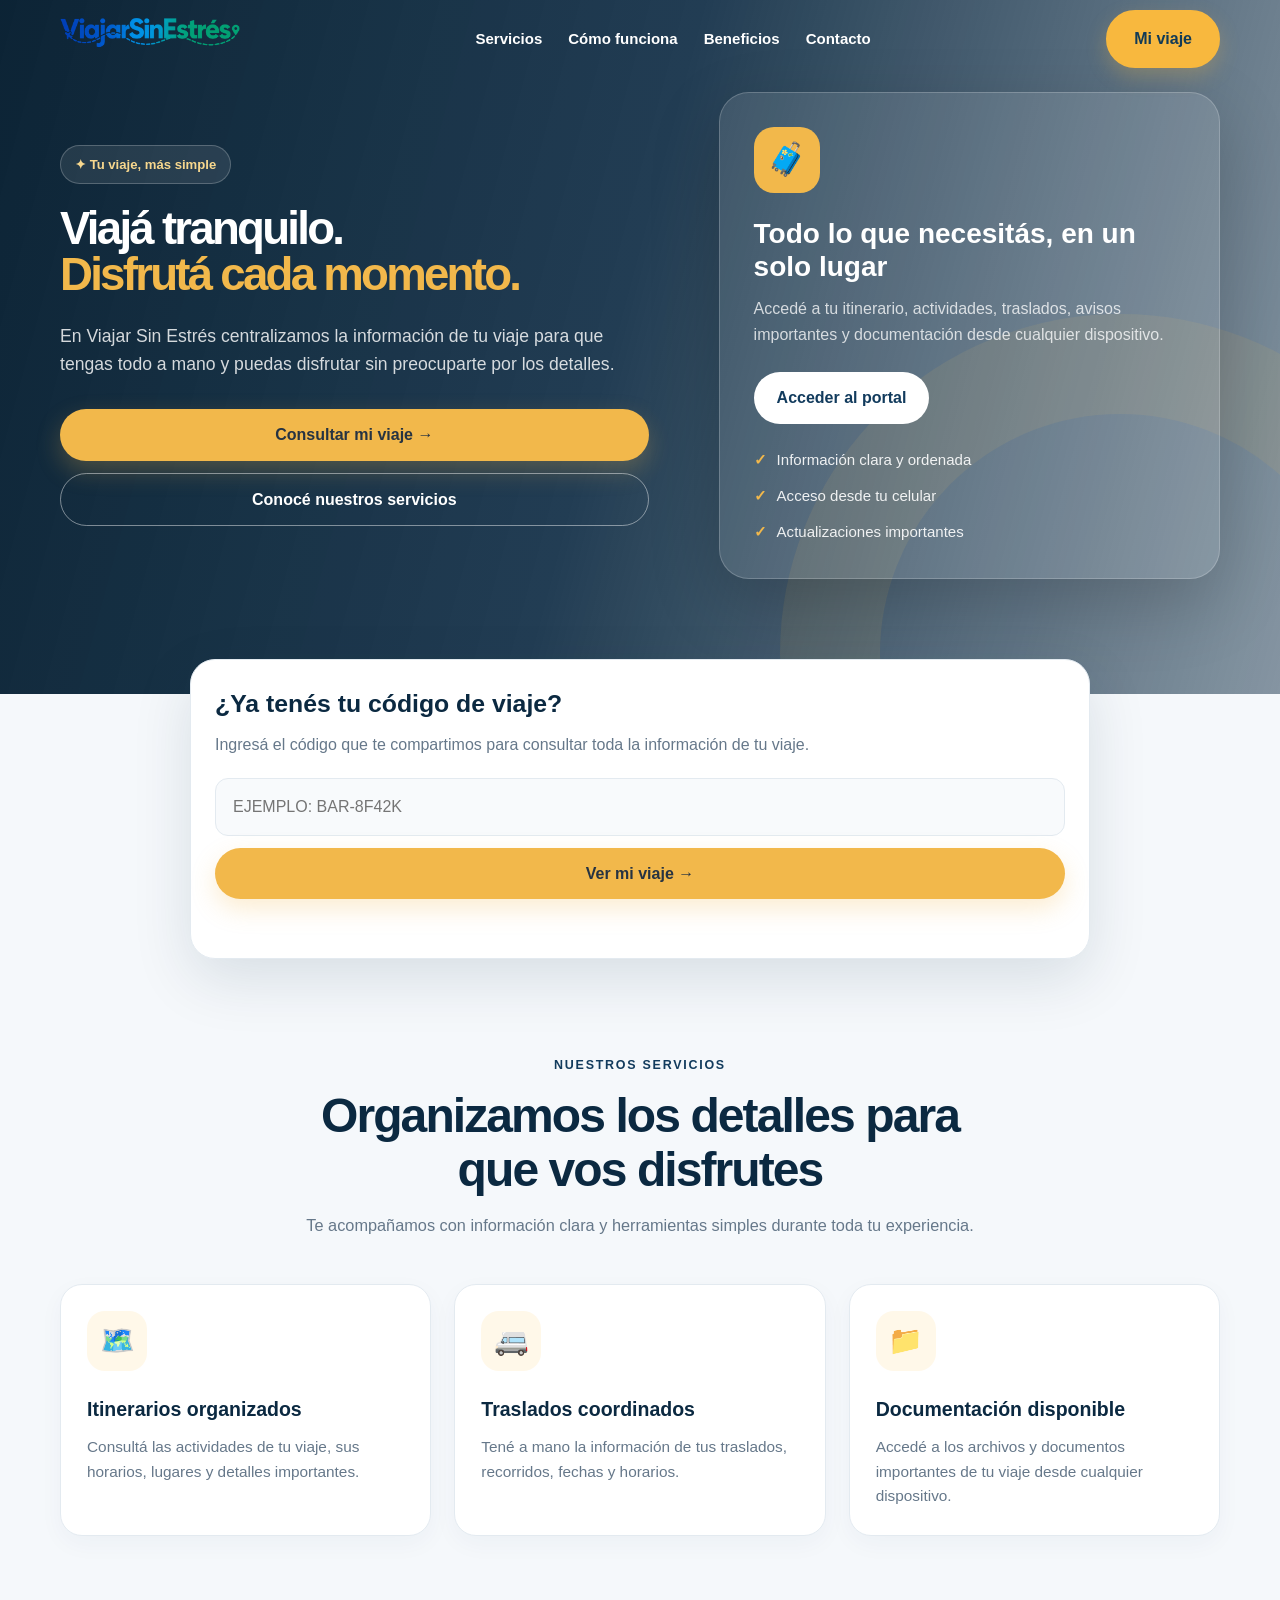
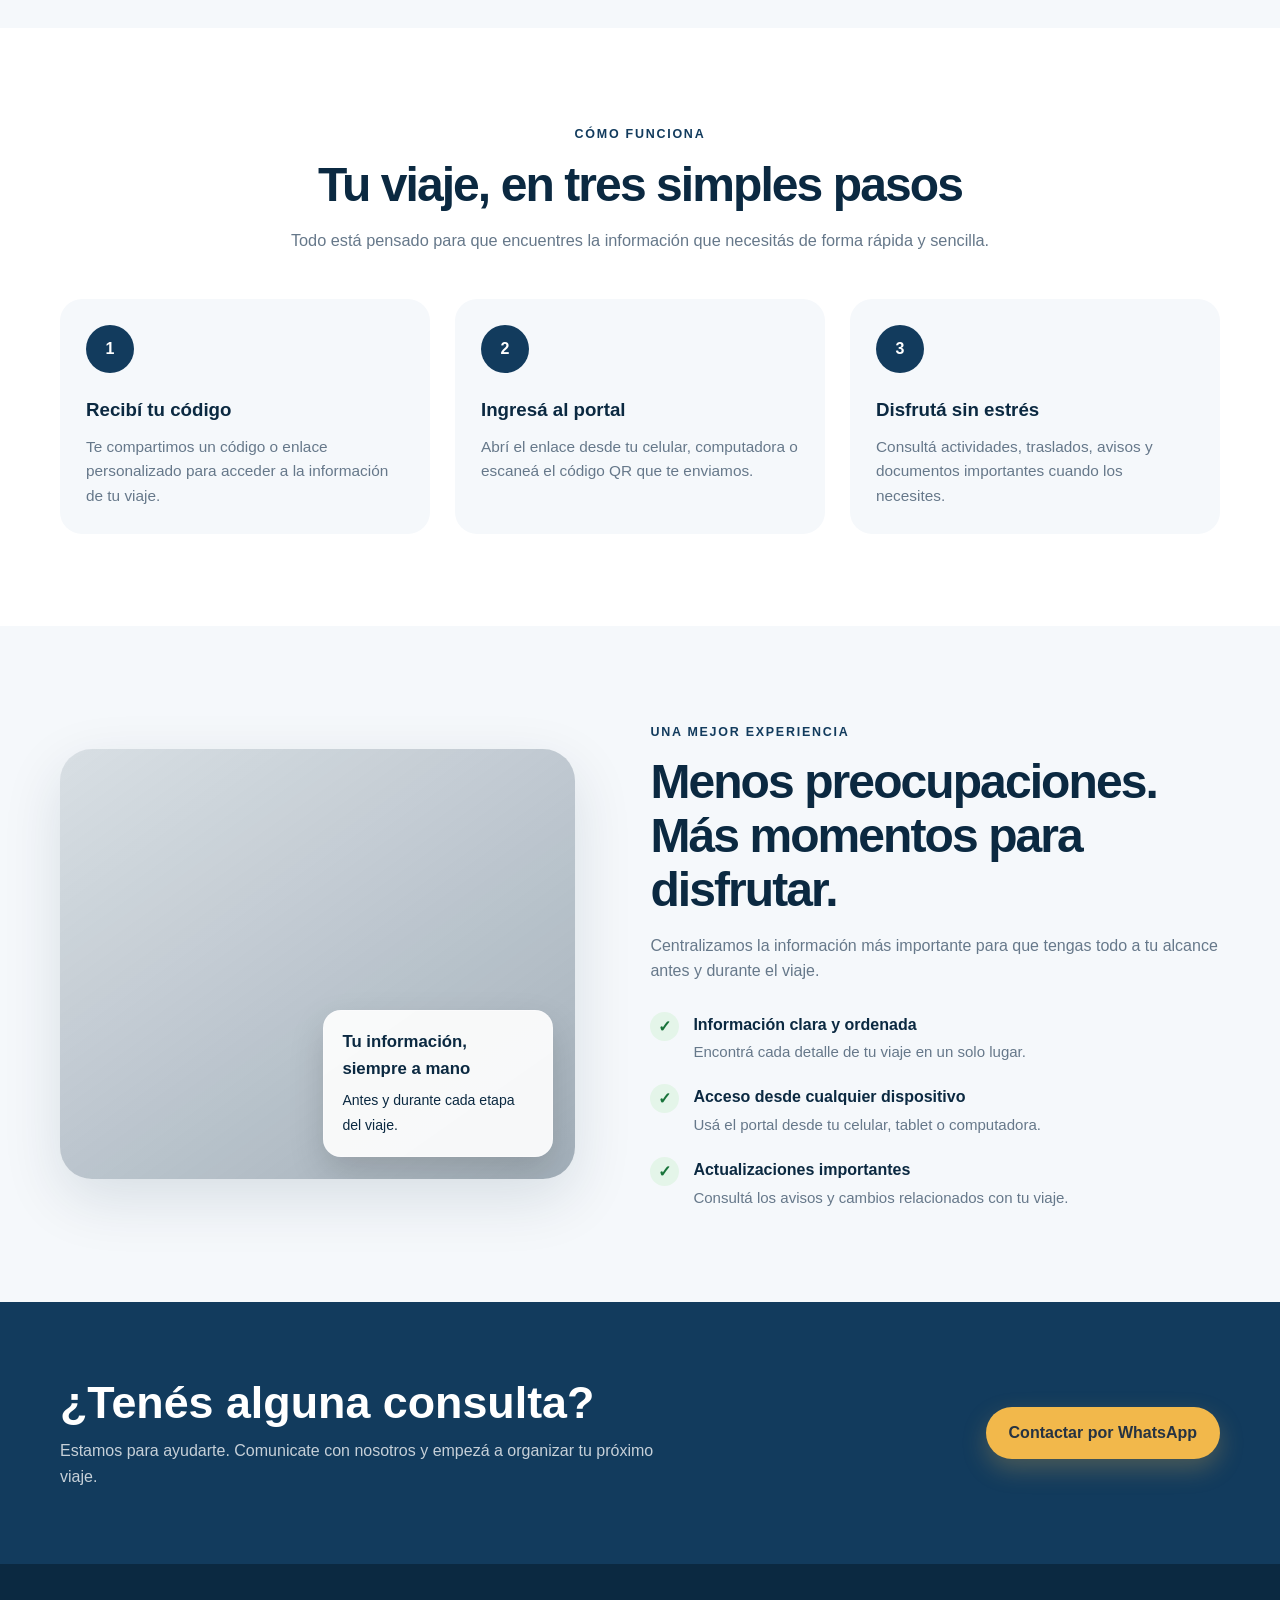
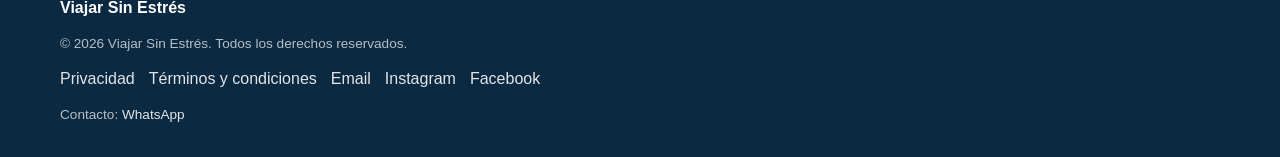
<file: index.html>
<!DOCTYPE html>
<html lang="es">

<head>
  <meta charset="UTF-8">
  <meta name="viewport" content="width=device-width, initial-scale=1.0">
  <title>Viajar Sin Estrés | Organizá tu próximo viaje</title>
  <meta name="description" content="Consultá tu itinerario, actividades, traslados, avisos y documentación desde un solo lugar con Viajar Sin Estrés.">
  <link rel="stylesheet" href="shared/css/global.css">
  <link rel="icon" href="assets/favicon-viaja-sin-estres.svg" type="image/svg+xml">
<style>
  /* Ocultar los bordes defectuosos del logo */
  .navbar .brand img,
  .navbar .logo img,
  .navbar img {
   
    background: transparent !important;
    mix-blend-mode: normal !important;
    filter: none !important;
  }
</style>
<style>
  html {
    scroll-behavior: smooth;
  }

  section {
    scroll-margin-top: 100px;
  }

  a,
  button,
  .button,
  .service-card,
  .step-card,
  .benefit-card {
    transition:
      transform 0.3s ease,
      background-color 0.3s ease,
      color 0.3s ease,
      box-shadow 0.3s ease;
  }

  .button:hover,
  button:hover {
    transform: translateY(-3px);
  }

  .service-card:hover,
  .step-card:hover,
  .benefit-card:hover {
    transform: translateY(-6px);
    box-shadow: 0 18px 35px rgba(10, 45, 75, 0.12);
  }

  .hero-content,
  .hero-card,
  .service-card,
  .step-card,
  .benefit-card {
    animation: aparecerSuave 0.8s ease both;
  }

  @keyframes aparecerSuave {
    from {
      opacity: 0;
      transform: translateY(20px);
    }

    to {
      opacity: 1;
      transform: translateY(0);
    }
  }

  @media (prefers-reduced-motion: reduce) {
    html {
      scroll-behavior: auto;
    }

    *,
    *::before,
    *::after {
      animation: none !important;
      transition: none !important;
    }
  }
</style>

  <style>
    :root {
      --navy: #0b2941;
      --blue: #123b5d;
      --gold: #f2b84b;
      --cream: #fff8e9;
      --surface: #ffffff;
      --background: #f5f8fb;
      --text: #183247;
      --muted: #66788a;
      --border: #e3eaf0;
      --shadow: 0 20px 60px rgba(11, 41, 65, .12);
    }

    * { box-sizing: border-box; margin: 0; padding: 0; }

    html { scroll-behavior: smooth; }

    .skip-link {
      position: absolute;
      top: -60px;
      left: 16px;
      z-index: 200;
      padding: 10px 15px;
      border-radius: 10px;
      background: var(--gold);
      color: var(--navy);
      font-weight: 800;
    }

    .skip-link:focus { top: 12px; }

    body {
      font-family: Arial, Helvetica, sans-serif;
      background: var(--background);
      color: var(--text);
      line-height: 1.6;
    }

    a { color: inherit; text-decoration: none; }
    button, input { font: inherit; }

    .container {
      width: min(1160px, 92%);
      margin: 0 auto;
    }

    .section { padding: 92px 0; }

    .section-heading {
      max-width: 720px;
      margin: 0 auto 46px;
      text-align: center;
    }

    .eyebrow {
      display: inline-block;
      margin-bottom: 13px;
      color: var(--blue);
      font-size: .78rem;
      font-weight: 800;
      letter-spacing: .14em;
      text-transform: uppercase;
    }

    .section-heading h2 {
      margin-bottom: 15px;
      color: var(--navy);
      font-size: clamp(2rem, 4vw, 3rem);
      line-height: 1.12;
      letter-spacing: -.04em;
    }

    .section-heading p {
      color: var(--muted);
      font-size: 1.02rem;
    }

    .button {
      display: inline-flex;
      align-items: center;
      justify-content: center;
      gap: 9px;
      min-height: 50px;
      padding: 13px 23px;
      border: 0;
      border-radius: 999px;
      font-weight: 800;
      cursor: pointer;
      transition: transform .2s ease, background .2s ease, box-shadow .2s ease;
    }

    .button:hover {
      transform: translateY(-2px);
    }

    .button-primary {
      background: var(--gold);
      color: #263342;
      box-shadow: 0 10px 25px rgba(242, 184, 75, .25);
    }

    .button-primary:hover { background: #f6c96b; }

    .button-light {
      background: #fff;
      color: var(--blue);
    }

    .button-outline {
      border: 1px solid rgba(255,255,255,.45);
      background: transparent;
      color: #fff;
    }

    .button-outline:hover { background: rgba(255,255,255,.1); }

    /* Navegación */
    .navbar {
      position: absolute;
      top: 0;
      left: 0;
      width: 100%;
      z-index: 100;
      border-bottom: none;
      background: transparent;
      backdrop-filter: none;
    }

    .navbar-content {
      display: flex;
      align-items: center;
      justify-content: space-between;
      gap: 20px;
      min-height: 78px;
    }

    .brand-logo {
      display: block;
      width: 190px;
      height: auto;
      object-fit: contain;
    }

    .nav-links {
      display: flex;
      align-items: center;
      gap: 26px;
      color: var(--muted);
      font-size: .94rem;
      font-weight: 700;
    }

    .nav-links a { transition: color .2s ease; }
    .nav-links a:hover { color: var(--blue); }

    .nav-actions {
      display: flex;
      align-items: center;
      gap: 10px;
    }

    .menu-toggle {
      display: none;
      width: 44px;
      height: 44px;
      padding: 9px;
      border: 1px solid var(--border);
      border-radius: 12px;
      background: #fff;
      cursor: pointer;
    }

    .menu-toggle span {
      display: block;
      width: 100%;
      height: 2px;
      margin: 5px 0;
      border-radius: 3px;
      background: var(--navy);
    }

    /* Hero */
    .hero {
      position: relative;
      overflow: hidden;
      color: #fff;
      background:
        linear-gradient(105deg, rgba(7,31,49,.98) 0%, rgba(11,41,65,.9) 48%, rgba(11,41,65,.48) 100%),
        url("https://images.unsplash.com/photo-1500534623283-312aade485b7?auto=format&fit=crop&w=1800&q=85")
        center/cover no-repeat;
    }

    .hero::before {
      position: absolute;
      right: -180px;
      bottom: -300px;
      width: 680px;
      height: 680px;
      border: 100px solid rgba(242,184,75,.09);
      border-radius: 50%;
      content: "";
    }

    .hero-content {
      position: relative;
      z-index: 1;
      display: grid;
      grid-template-columns: 1.08fr .92fr;
      align-items: center;
      gap: 70px;
      min-height: 650px;
      padding: 92px 0 115px;
    }

    .hero-badge {
      display: inline-flex;
      align-items: center;
      gap: 8px;
      margin-bottom: 22px;
      padding: 8px 14px;
      border: 1px solid rgba(255,255,255,.22);
      border-radius: 999px;
      background: rgba(255,255,255,.09);
      color: #f8d88e;
      font-size: .82rem;
      font-weight: 800;
    }

    .hero h1 {
      max-width: 700px;
      margin-bottom: 23px;
      font-size: clamp(2.65rem, 5.5vw, 5rem);
      line-height: 1.02;
      letter-spacing: -.06em;
    }

    .hero h1 span { color: var(--gold); }

    .hero-description {
      max-width: 590px;
      margin-bottom: 31px;
      color: rgba(255,255,255,.82);
      font-size: 1.1rem;
    }

    .hero-actions {
      display: flex;
      flex-wrap: wrap;
      gap: 12px;
    }

    .hero-panel {
      padding: 34px;
      border: 1px solid rgba(255,255,255,.2);
      border-radius: 30px;
      background: rgba(255,255,255,.11);
      box-shadow: 0 25px 70px rgba(0,0,0,.18);
      backdrop-filter: blur(15px);
    }

    .panel-icon {
      display: grid;
      width: 66px;
      height: 66px;
      margin-bottom: 24px;
      place-items: center;
      border-radius: 20px;
      background: var(--gold);
      color: var(--navy);
      font-size: 2rem;
    }

    .hero-panel h2 {
      margin-bottom: 13px;
      font-size: 1.75rem;
      line-height: 1.18;
    }

    .hero-panel p {
      margin-bottom: 25px;
      color: rgba(255,255,255,.77);
    }

    .mini-features {
      display: grid;
      gap: 12px;
      margin-top: 24px;
    }

    .mini-feature {
      display: flex;
      align-items: center;
      gap: 10px;
      color: rgba(255,255,255,.9);
      font-size: .94rem;
    }

    .mini-feature span {
      color: var(--gold);
      font-weight: 900;
    }

    /* Acceso */
    .access-box {
      position: relative;
      z-index: 2;
      max-width: 900px;
      margin: -48px auto 0;
      padding: 32px;
      border: 1px solid var(--border);
      border-radius: 25px;
      background: var(--surface);
      box-shadow: var(--shadow);
    }

    .access-box h2 {
      margin-bottom: 8px;
      color: var(--navy);
      font-size: 1.55rem;
    }

    .access-box p {
      margin-bottom: 21px;
      color: var(--muted);
    }

    .access-form {
      display: flex;
      gap: 12px;
    }

    .access-form input {
      min-width: 0;
      flex: 1;
      padding: 15px 17px;
      border: 1px solid var(--border);
      border-radius: 13px;
      outline: none;
      background: #f8fafc;
      color: var(--text);
      text-transform: uppercase;
    }

    .access-form input:focus {
      border-color: var(--blue);
      box-shadow: 0 0 0 3px rgba(18,59,93,.1);
    }

    .access-message {
      min-height: 23px;
      margin-top: 12px;
      color: #b42318;
      font-size: .9rem;
    }

    /* Servicios */
    .services-grid {
      display: grid;
      grid-template-columns: repeat(3, 1fr);
      gap: 23px;
    }

    .service-card {
      padding: 31px;
      border: 1px solid var(--border);
      border-radius: 22px;
      background: #fff;
      box-shadow: 0 8px 25px rgba(18,59,93,.04);
      transition: transform .25s ease, box-shadow .25s ease;
    }

    .service-card:hover {
      transform: translateY(-6px);
      box-shadow: var(--shadow);
    }

    .service-icon {
      display: grid;
      width: 60px;
      height: 60px;
      margin-bottom: 23px;
      place-items: center;
      border-radius: 18px;
      background: var(--cream);
      font-size: 1.75rem;
    }

    .service-card h3 {
      margin-bottom: 10px;
      color: var(--navy);
      font-size: 1.22rem;
    }

    .service-card p {
      color: var(--muted);
      font-size: .96rem;
    }

    /* Pasos */
    .steps-section { background: #fff; }

    .steps-grid {
      display: grid;
      grid-template-columns: repeat(3, 1fr);
      gap: 25px;
    }

    .step {
      padding: 31px;
      border-radius: 22px;
      background: var(--background);
    }

    .step-number {
      display: grid;
      width: 48px;
      height: 48px;
      margin-bottom: 22px;
      place-items: center;
      border-radius: 50%;
      background: var(--blue);
      color: #fff;
      font-weight: 900;
    }

    .step h3 {
      margin-bottom: 10px;
      color: var(--navy);
    }

    .step p {
      color: var(--muted);
      font-size: .96rem;
    }

    /* Beneficios */
    .benefits-content {
      display: grid;
      grid-template-columns: .95fr 1.05fr;
      align-items: center;
      gap: 75px;
    }

    .benefits-visual {
      position: relative;
      min-height: 430px;
      overflow: hidden;
      border-radius: 32px;
      background:
        linear-gradient(145deg, rgba(11,41,65,.12), rgba(11,41,65,.35)),
        url("https://images.unsplash.com/photo-1464822759023-fed622ff2c3b?auto=format&fit=crop&w=1100&q=85")
        center/cover no-repeat;
      box-shadow: var(--shadow);
    }

    .visual-badge {
      position: absolute;
      right: 22px;
      bottom: 22px;
      max-width: 230px;
      padding: 18px;
      border: 1px solid rgba(255,255,255,.35);
      border-radius: 18px;
      background: rgba(255,255,255,.9);
      color: var(--navy);
      box-shadow: 0 15px 35px rgba(0,0,0,.15);
    }

    .visual-badge strong {
      display: block;
      margin-bottom: 4px;
      font-size: 1.05rem;
    }

    .visual-badge span { font-size: .88rem; }

    .benefits-copy .eyebrow { margin-bottom: 12px; }

    .benefits-copy h2 {
      margin-bottom: 16px;
      color: var(--navy);
      font-size: clamp(2rem, 4vw, 3rem);
      line-height: 1.12;
      letter-spacing: -.04em;
    }

    .benefits-copy > p { color: var(--muted); }

    .benefits-list {
      display: grid;
      gap: 20px;
      margin-top: 28px;
    }

    .benefit {
      display: flex;
      align-items: flex-start;
      gap: 14px;
    }

    .benefit-check {
      display: grid;
      flex-shrink: 0;
      width: 29px;
      height: 29px;
      place-items: center;
      border-radius: 50%;
      background: #e4f5e9;
      color: #18733a;
      font-weight: 900;
    }

    .benefit strong {
      display: block;
      margin-bottom: 3px;
      color: var(--navy);
    }

    .benefit p {
      color: var(--muted);
      font-size: .94rem;
    }

    /* CTA y footer */
    .cta {
      padding: 75px 0;
      background: var(--blue);
      color: #fff;
    }

    .cta-content {
      display: flex;
      align-items: center;
      justify-content: space-between;
      gap: 35px;
    }

    .cta h2 {
      margin-bottom: 11px;
      font-size: clamp(1.9rem, 4vw, 2.8rem);
      line-height: 1.12;
    }

    .cta p {
      max-width: 630px;
      color: rgba(255,255,255,.76);
    }

    .footer {
      padding: 31px 0;
      background: var(--navy);
      color: rgba(255,255,255,.7);
    }

    .footer-content {
      display: flex;
      align-items: center;
      justify-content: space-between;
      gap: 20px;
    }

    .footer-brand {
      color: #fff;
      font-weight: 900;
    }

    .footer small { font-size: .85rem; }

    @media (max-width: 900px) {
      .nav-links {
        display: none;
        position: absolute;
        top: 78px;
        left: 0;
        right: 0;
        padding: 18px 4%;
        border-bottom: none;
        background: #123b56;
        box-shadow: 0 18px 35px rgba(11, 41, 65, .18);
      }

      .nav-links.is-open {
        display: grid;
        gap: 14px;
      }

      .menu-toggle { display: block; }

      .hero-content {
        grid-template-columns: 1fr;
        gap: 38px;
        min-height: auto;
        padding: 70px 0 105px;
      }

      .hero-panel { max-width: 560px; }

      .services-grid,
      .steps-grid { grid-template-columns: 1fr; }

      .benefits-content {
        grid-template-columns: 1fr;
        gap: 38px;
      }

      .benefits-visual { min-height: 330px; }

      .cta-content {
        align-items: flex-start;
        flex-direction: column;
      }
    }

    @media (max-width: 560px) {
  .nav-trip-button {
    width: auto !important;
    min-width: 120px !important;
    height: 52px !important;
    min-height: 52px !important;
    padding: 0 20px !important;
    border-radius: 999px !important;

    display: inline-flex !important;
    align-items: center !important;
    justify-content: center !important;

    font-size: 16px !important;
    line-height: 1 !important;
    white-space: nowrap !important;
  }
}

      .hero h1 { font-size: 2.85rem; }

      .hero-actions,
      .hero-actions .button { width: 100%; }

      .access-box {
        width: 92%;
        margin-top: -35px;
        padding: 24px;
      }

      .access-form { flex-direction: column; }
      .access-form .button { width: 100%; }

      .service-card,
      .step { padding: 26px; }

      .footer-content {
        align-items: flex-start;
        flex-direction: column;
      }
    
  </style>

  <!-- Ajustes finales del header -->
  <style>
    .navbar {
      background: transparent !important;
      border-bottom: none !important;
      box-shadow: none !important;
      backdrop-filter: none !important;
    }

    .navbar .nav-links a {
      color: #ffffff;
    }

    .navbar .nav-links a:hover {
      color: var(--gold);
    }

    .navbar .nav-trip-button {
      background: var(--gold);
      color: var(--navy);
      border: none;
    }

    .navbar .menu-toggle {
      background: rgba(255, 255, 255, 0.12);
      border-color: rgba(255, 255, 255, 0.35);
    }

    .navbar .menu-toggle span {
      background: #ffffff;
    }

    @media (max-width: 900px) {
      .navbar .nav-links {
        background: #123b56;
        border-bottom: none;
      }
    }
  </style>
  <style>
  /* Mostrar el logo completo */
  .navbar img {
    display: block !important;
    width: auto !important;
    height: auto !important;
    max-width: 180px !important;
    max-height: 70px !important;
    clip-path: none !important;
    object-fit: contain !important;
    mix-blend-mode: normal !important;
    filter: none !important;
  }

  /* Contenedor del logo sin recortes */
  .navbar .brand,
  .navbar .logo,
  .navbar a:first-child {
    overflow: visible !important;
    background: transparent !important;
    border: none !important;
    box-shadow: none !important;
  }
</style>
<style>
  /* Restaurar el botón "Mi viaje" */
  .navbar a.button,
  .navbar a.button-primary,
  .navbar .nav-trip-button {
    display: inline-flex !important;
    align-items: center;
    justify-content: center;
    background: #F8B83E !important;
    color: #123B56 !important;
    border: 2px solid #F8B83E !important;
    border-radius: 999px !important;
    padding: 14px 26px !important;
    text-decoration: none !important;
    font-weight: 800 !important;
    box-shadow: 0 8px 20px rgba(248, 184, 62, 0.25) !important;
  }

  .navbar a.button:hover,
  .navbar a.button-primary:hover,
  .navbar .nav-trip-button:hover {
    background: #FFD477 !important;
    border-color: #FFD477 !important;
    color: #123B56 !important;
    transform: translateY(-2px);
  }
  @media (max-width: 600px) {
  .nav-trip-button {
    width: auto !important;
    min-width: 120px !important;
    height: 52px !important;
    padding: 0 20px !important;
    border-radius: 999px !important;

    display: inline-flex !important;
    align-items: center !important;
    justify-content: center !important;

    font-size: 16px !important;
    line-height: 1 !important;
    white-space: nowrap !important;
  }
}
</style>



<style id="animaciones-scroll-seguras">
  /* Las secciones visibles nunca se ocultan al cargar: evita el pantallazo blanco. */
  .reveal-on-scroll {
    opacity: 1;
    transform: none;
  }
  .reveal-on-scroll.reveal-pending {
    opacity: 0;
    transform: translateY(28px);
    transition: opacity .7s ease, transform .7s ease;
  }
  .reveal-on-scroll.reveal-pending.is-visible {
    opacity: 1;
    transform: translateY(0);
  }
  @media (prefers-reduced-motion: reduce) {
    .reveal-on-scroll.reveal-pending,
    .reveal-on-scroll.reveal-pending.is-visible {
      opacity: 1;
      transform: none;
      transition: none;
    }
  }
</style>

<style>
.footer-content{gap:12px}
.footer-links{display:flex;flex-wrap:wrap;gap:14px;justify-content:center}
.footer-links a,.footer-content a{color:rgba(255,255,255,.88);text-decoration:none}
.footer-links a:hover,.footer-content a:hover{color:#f2b84b}
@media(max-width:600px){.footer-links{justify-content:flex-start;gap:10px 14px}}
</style>
</head>

<body>
  <a class="skip-link" href="#contenido-principal">Saltar al contenido principal</a>

  <header class="navbar">
    <div class="container navbar-content">
      <a href="#" aria-label="Viajar Sin Estrés - Inicio">
        <img class="brand-logo" src="assets/logo-viaja-sin-estres.png" alt="Viajar Sin Estrés">
      </a>

      <nav class="nav-links" id="mainNav" aria-label="Navegación principal">
        <a href="#servicios">Servicios</a>
        <a href="#como-funciona">Cómo funciona</a>
        <a href="#beneficios">Beneficios</a>
        <a href="#contacto">Contacto</a>
      </nav>

      <div class="nav-actions">
        <a class="button button-primary nav-trip-button" href="#acceso">Mi viaje</a>
        <button class="menu-toggle" id="menuToggle" type="button"
                aria-label="Abrir menú" aria-controls="mainNav" aria-expanded="false">
          <span></span><span></span><span></span>
        </button>
      </div>
    </div>
  </header>

  <main id="contenido-principal">
    <section class="hero">
      <div class="container hero-content">
        <div>
          <span class="hero-badge">✦ Tu viaje, más simple</span>

          <h1>
            Viajá tranquilo.<br>
            <span>Disfrutá cada momento.</span>
          </h1>

          <p class="hero-description">
            En Viajar Sin Estrés centralizamos la información de tu viaje
            para que tengas todo a mano y puedas disfrutar sin preocuparte
            por los detalles.
          </p>

          <div class="hero-actions">
            <a class="button button-primary" href="#acceso">Consultar mi viaje →</a>
            <a class="button button-outline" href="#servicios">Conocé nuestros servicios</a>
          </div>
        </div>

        <div class="hero-panel">
          <div class="panel-icon">🧳</div>
          <h2>Todo lo que necesitás, en un solo lugar</h2>
          <p>
            Accedé a tu itinerario, actividades, traslados, avisos
            importantes y documentación desde cualquier dispositivo.
          </p>
          <a class="button button-light" href="#acceso">Acceder al portal</a>

          <div class="mini-features">
            <div class="mini-feature"><span>✓</span> Información clara y ordenada</div>
            <div class="mini-feature"><span>✓</span> Acceso desde tu celular</div>
            <div class="mini-feature"><span>✓</span> Actualizaciones importantes</div>
          </div>
        </div>
      </div>
    </section>

    <section class="container" id="acceso">
      <div class="access-box">
        <h2>¿Ya tenés tu código de viaje?</h2>
        <p>Ingresá el código que te compartimos para consultar toda la información de tu viaje.</p>

        <form class="access-form" id="accessForm">
          <input
            type="text"
            id="tripCode"
            placeholder="Ejemplo: BAR-8F42K"
            autocomplete="off"
            required
          >
          <button class="button button-primary" type="submit">Ver mi viaje →</button>
        </form>

        <div class="access-message" id="accessMessage" role="alert" aria-live="polite"></div>
      </div>
    </section>

    <section class="section" id="servicios">
      <div class="container">
        <div class="section-heading">
          <span class="eyebrow">Nuestros servicios</span>
          <h2>Organizamos los detalles para que vos disfrutes</h2>
          <p>Te acompañamos con información clara y herramientas simples durante toda tu experiencia.</p>
        </div>

        <div class="services-grid">
          <article class="service-card">
            <div class="service-icon">🗺️</div>
            <h3>Itinerarios organizados</h3>
            <p>Consultá las actividades de tu viaje, sus horarios, lugares y detalles importantes.</p>
          </article>

          <article class="service-card">
            <div class="service-icon">🚐</div>
            <h3>Traslados coordinados</h3>
            <p>Tené a mano la información de tus traslados, recorridos, fechas y horarios.</p>
          </article>

          <article class="service-card">
            <div class="service-icon">📁</div>
            <h3>Documentación disponible</h3>
            <p>Accedé a los archivos y documentos importantes de tu viaje desde cualquier dispositivo.</p>
          </article>
        </div>
      </div>
    </section>

    <section class="section steps-section" id="como-funciona">
      <div class="container">
        <div class="section-heading">
          <span class="eyebrow">Cómo funciona</span>
          <h2>Tu viaje, en tres simples pasos</h2>
          <p>Todo está pensado para que encuentres la información que necesitás de forma rápida y sencilla.</p>
        </div>

        <div class="steps-grid">
          <article class="step">
            <div class="step-number">1</div>
            <h3>Recibí tu código</h3>
            <p>Te compartimos un código o enlace personalizado para acceder a la información de tu viaje.</p>
          </article>

          <article class="step">
            <div class="step-number">2</div>
            <h3>Ingresá al portal</h3>
            <p>Abrí el enlace desde tu celular, computadora o escaneá el código QR que te enviamos.</p>
          </article>

          <article class="step">
            <div class="step-number">3</div>
            <h3>Disfrutá sin estrés</h3>
            <p>Consultá actividades, traslados, avisos y documentos importantes cuando los necesites.</p>
          </article>
        </div>
      </div>
    </section>

    <section class="section" id="beneficios">
      <div class="container benefits-content">
        <div class="benefits-visual" aria-label="Paisaje de montaña">
          <div class="visual-badge">
            <strong>Tu información, siempre a mano</strong>
            <span>Antes y durante cada etapa del viaje.</span>
          </div>
        </div>

        <div class="benefits-copy">
          <span class="eyebrow">Una mejor experiencia</span>
          <h2>Menos preocupaciones.<br>Más momentos para disfrutar.</h2>
          <p>
            Centralizamos la información más importante para que tengas
            todo a tu alcance antes y durante el viaje.
          </p>

          <div class="benefits-list">
            <div class="benefit">
              <span class="benefit-check">✓</span>
              <div>
                <strong>Información clara y ordenada</strong>
                <p>Encontrá cada detalle de tu viaje en un solo lugar.</p>
              </div>
            </div>

            <div class="benefit">
              <span class="benefit-check">✓</span>
              <div>
                <strong>Acceso desde cualquier dispositivo</strong>
                <p>Usá el portal desde tu celular, tablet o computadora.</p>
              </div>
            </div>

            <div class="benefit">
              <span class="benefit-check">✓</span>
              <div>
                <strong>Actualizaciones importantes</strong>
                <p>Consultá los avisos y cambios relacionados con tu viaje.</p>
              </div>
            </div>
          </div>
        </div>
      </div>
    </section>

    <section class="cta" id="contacto">
      <div class="container cta-content">
        <div>
          <h2>¿Tenés alguna consulta?</h2>
          <p>Estamos para ayudarte. Comunicate con nosotros y empezá a organizar tu próximo viaje.</p>
        </div>

        <a
  class="button button-primary"
  href="https://api.whatsapp.com/send?phone=5493462377104&text=Hola%2C%20quisiera%20realizar%20una%20consulta%20sobre%20los%20servicios%20de%20Viaja%20Sin%20Estr%C3%A9s.%20%C2%BFPodr%C3%ADan%20ayudarme%3F"
  target="_blank"
  rel="noopener noreferrer"
>
  Contactar por WhatsApp
</a>
      </div>
    </section>
  </main>

  <footer class="footer">
    <div class="container footer-content">
      <div class="footer-brand">Viajar Sin Estrés</div>
      <small>© <span id="currentYear"></span> Viajar Sin Estrés. Todos los derechos reservados.</small>
      <div class="footer-links" aria-label="Información y contacto">
        <a href="privacidad.html">Privacidad</a>
        <a href="terminos.html">Términos y condiciones</a>
        <a href="mailto:mauro_yakas_97@hotmail.com">Email</a>
        <a href="https://www.instagram.com/ViajarSinEstres.arg/" target="_blank" rel="noopener noreferrer">Instagram</a>
        <a href="https://www.facebook.com/share/1DiZxPwTp5/" target="_blank" rel="noopener noreferrer">Facebook</a>
      </div>
      <small>Contacto: <a href="https://api.whatsapp.com/send?phone=5493462377104" target="_blank" rel="noopener noreferrer">WhatsApp</a></small>
    </div>
  </footer>

  <script>
    const accessForm = document.getElementById("accessForm");
    const tripCodeInput = document.getElementById("tripCode");
    const accessMessage = document.getElementById("accessMessage");

    accessForm.addEventListener("submit", function (event) {
      event.preventDefault();

      const code = tripCodeInput.value.trim().toUpperCase();

      if (!code) {
        accessMessage.textContent = "Ingresá un código de viaje.";
        return;
      }

      accessMessage.textContent = "";
      window.location.href = "viaje/?c=" + encodeURIComponent(code);
    });

    document.getElementById("currentYear").textContent = new Date().getFullYear();

    // Animaciones al desplazarse, sin ocultar elementos que ya están visibles.
    (function () {
      const elementos = document.querySelectorAll(
        "main section, .service-card, .step-card, .benefit-card, .cta-content"
      );
      const pendientes = [];
      elementos.forEach((elemento) => {
        const rect = elemento.getBoundingClientRect();
        if (rect.top > window.innerHeight) {
          elemento.classList.add("reveal-on-scroll", "reveal-pending");
          pendientes.push(elemento);
        } else {
          elemento.classList.add("reveal-on-scroll");
        }
      });
      if ("IntersectionObserver" in window) {
        const observador = new IntersectionObserver((entradas, observer) => {
          entradas.forEach((entrada) => {
            if (entrada.isIntersecting) {
              entrada.target.classList.add("is-visible");
              observer.unobserve(entrada.target);
            }
          });
        }, { threshold: 0.12 });
        pendientes.forEach((elemento) => observador.observe(elemento));
      } else {
        pendientes.forEach((elemento) => elemento.classList.add("is-visible"));
      }
    })();

    const menuToggle = document.getElementById("menuToggle");
    const mainNav = document.getElementById("mainNav");

    menuToggle.addEventListener("click", function () {
      const isOpen = mainNav.classList.toggle("is-open");
      menuToggle.setAttribute("aria-expanded", String(isOpen));
      menuToggle.setAttribute("aria-label", isOpen ? "Cerrar menú" : "Abrir menú");
    });

    mainNav.querySelectorAll("a").forEach(function (link) {
      link.addEventListener("click", function () {
        mainNav.classList.remove("is-open");
        menuToggle.setAttribute("aria-expanded", "false");
        menuToggle.setAttribute("aria-label", "Abrir menú");
      });
    });
  </script>
</body>
</html>
</file>
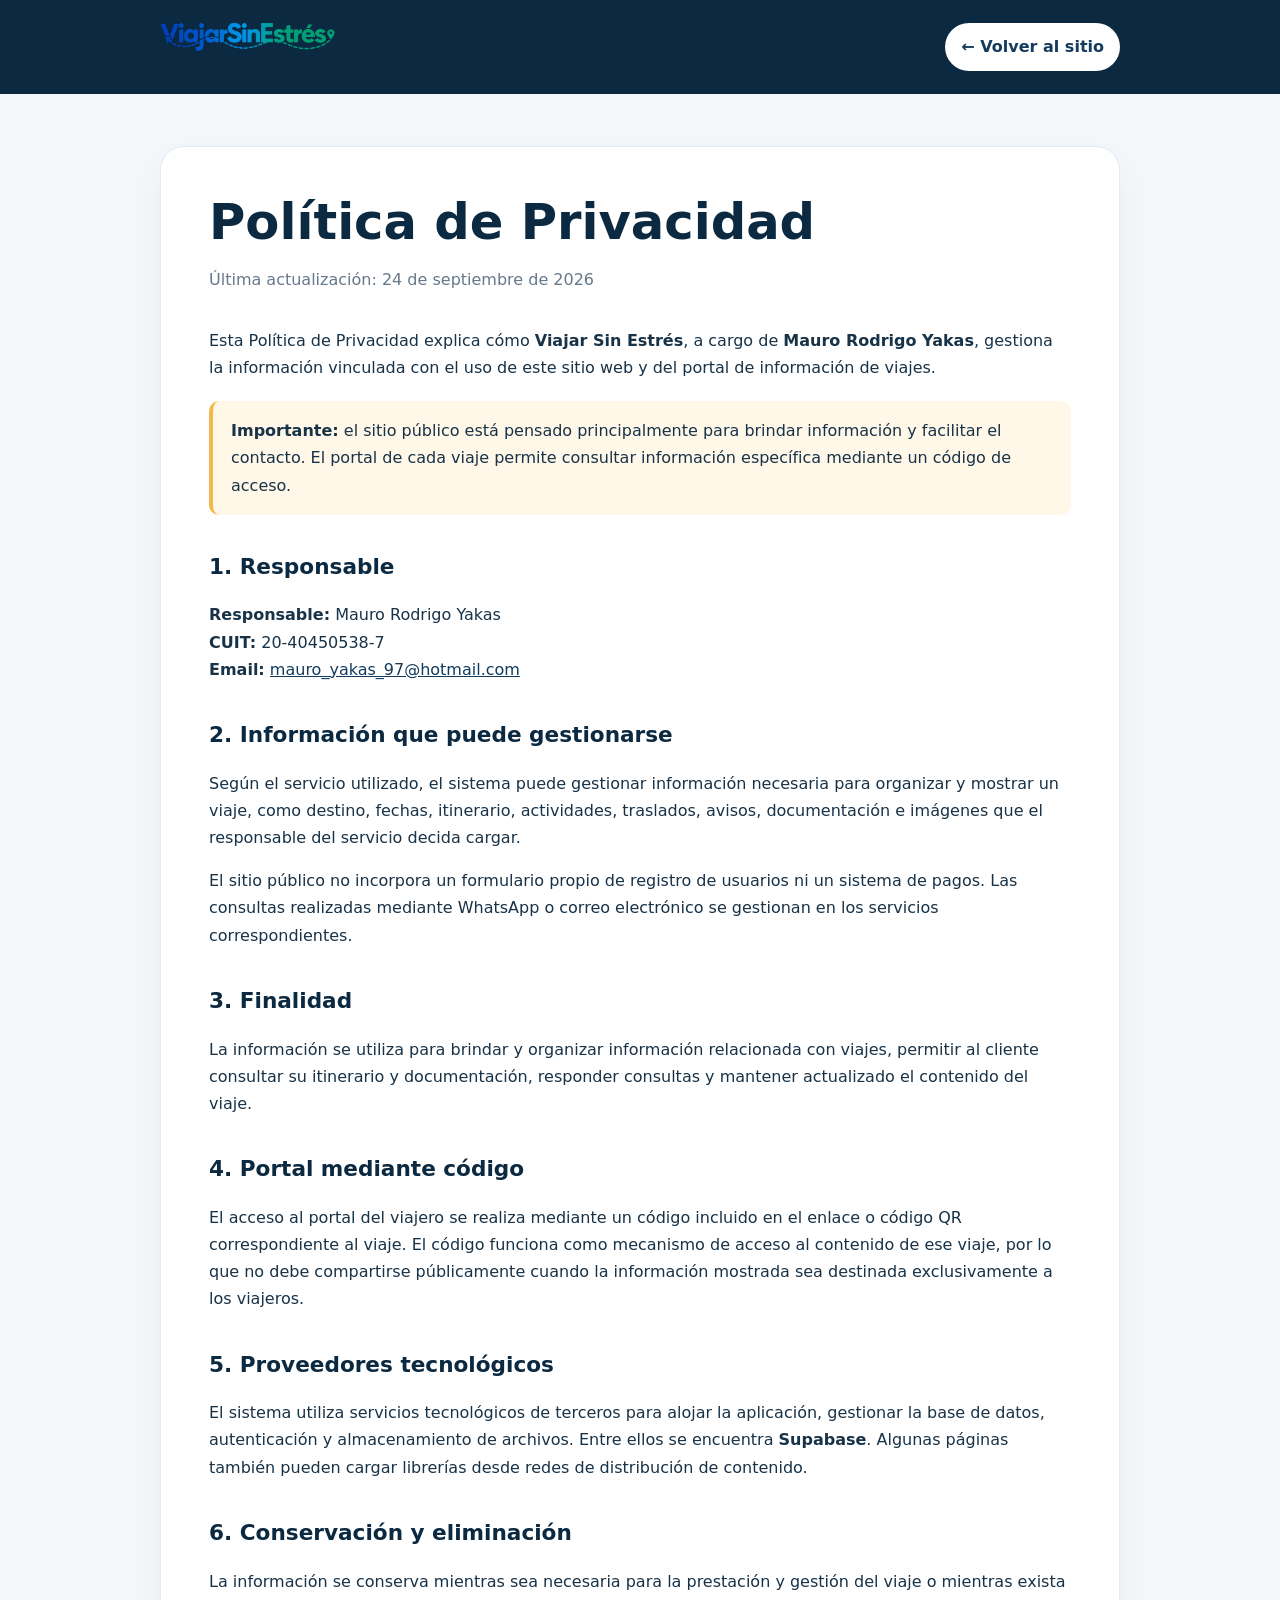
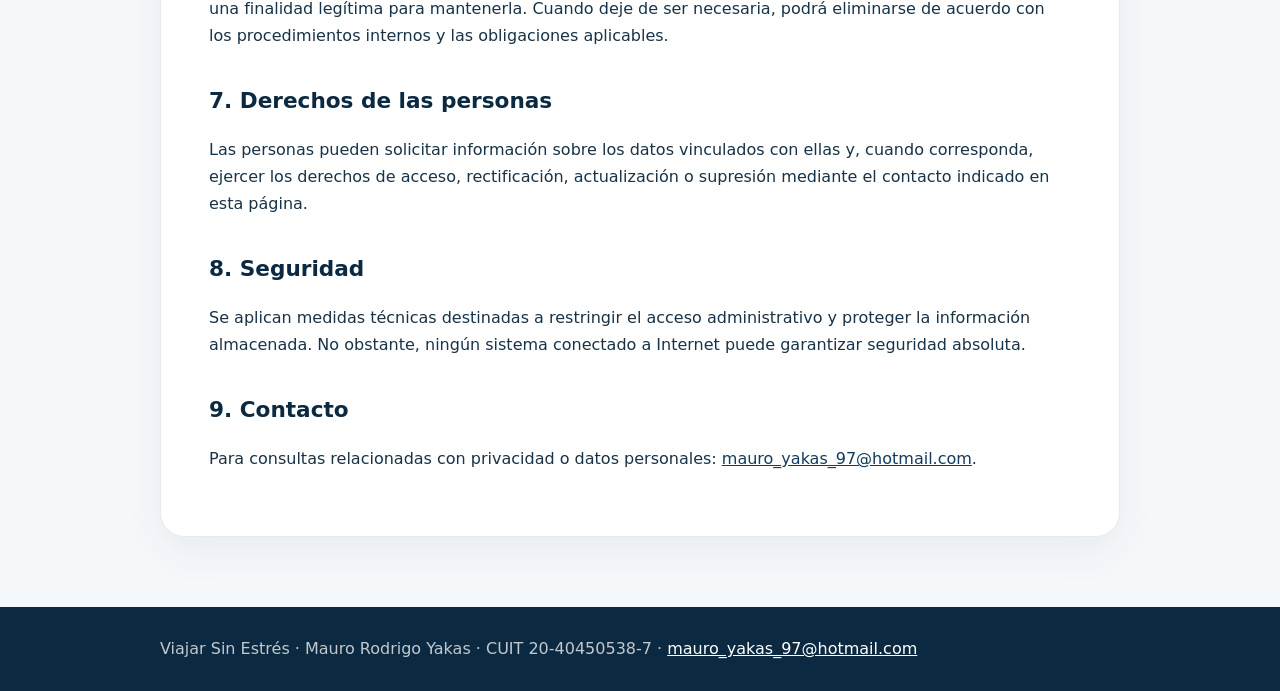
<file: privacidad.html>
<!DOCTYPE html>
<html lang="es">
<head>
<meta charset="UTF-8">
<meta name="viewport" content="width=device-width, initial-scale=1.0">
<title>Política de Privacidad | Viajar Sin Estrés</title>
<meta name="description" content="Información legal de Viajar Sin Estrés.">
<link rel="icon" href="assets/favicon-viaja-sin-estres.svg" type="image/svg+xml">
<style>
:root{--navy:#0b2941;--blue:#123b5d;--gold:#f2b84b;--bg:#f5f8fb;--text:#183247;--muted:#66788a;--border:#e3eaf0}
*{box-sizing:border-box} body{margin:0;font-family:Inter,system-ui,-apple-system,BlinkMacSystemFont,"Segoe UI",sans-serif;background:var(--bg);color:var(--text);line-height:1.7}
a{color:var(--blue)} .top{background:var(--navy);padding:18px 0} .wrap{width:min(960px,calc(100% - 32px));margin:auto}
.top-inner{display:flex;align-items:center;justify-content:space-between;gap:20px} .logo{width:175px;height:auto} .back{display:inline-flex;padding:10px 16px;border-radius:999px;background:#fff;color:var(--blue);font-weight:800;text-decoration:none}
main{padding:52px 0 70px} article{background:#fff;border:1px solid var(--border);border-radius:24px;padding:clamp(24px,5vw,48px);box-shadow:0 15px 40px rgba(10,45,75,.06)}
h1{margin:0 0 10px;color:var(--navy);font-size:clamp(2rem,5vw,3.1rem);line-height:1.1} .updated{color:var(--muted);margin-bottom:34px} h2{margin:34px 0 10px;color:var(--navy);font-size:1.35rem} h3{color:var(--navy)} ul{padding-left:22px} .notice{padding:16px 18px;border-left:4px solid var(--gold);background:#fff8e9;border-radius:10px;margin:20px 0}
footer{padding:28px 0;background:var(--navy);color:rgba(255,255,255,.75)} footer a{color:#fff}
@media(max-width:600px){.top-inner{align-items:flex-start;flex-direction:column}.logo{width:155px}.back{width:100%;justify-content:center}main{padding:24px 0 45px}}
</style>
</head>
<body>
<header class="top"><div class="wrap top-inner"><a href="index.html" aria-label="Ir a Viajar Sin Estrés"><img class="logo" src="assets/logo-viaja-sin-estres.png" alt="Viajar Sin Estrés"></a><a class="back" href="index.html">← Volver al sitio</a></div></header>
<main><div class="wrap"><article>
<h1>Política de Privacidad</h1>
<p class="updated">Última actualización: 24 de septiembre de 2026</p>
<p>Esta Política de Privacidad explica cómo <strong>Viajar Sin Estrés</strong>, a cargo de <strong>Mauro Rodrigo Yakas</strong>, gestiona la información vinculada con el uso de este sitio web y del portal de información de viajes.</p>
<div class="notice"><strong>Importante:</strong> el sitio público está pensado principalmente para brindar información y facilitar el contacto. El portal de cada viaje permite consultar información específica mediante un código de acceso.</div>
<h2>1. Responsable</h2>
<p><strong>Responsable:</strong> Mauro Rodrigo Yakas<br><strong>CUIT:</strong> 20-40450538-7<br><strong>Email:</strong> <a href="mailto:mauro_yakas_97@hotmail.com">mauro_yakas_97@hotmail.com</a></p>
<h2>2. Información que puede gestionarse</h2>
<p>Según el servicio utilizado, el sistema puede gestionar información necesaria para organizar y mostrar un viaje, como destino, fechas, itinerario, actividades, traslados, avisos, documentación e imágenes que el responsable del servicio decida cargar.</p>
<p>El sitio público no incorpora un formulario propio de registro de usuarios ni un sistema de pagos. Las consultas realizadas mediante WhatsApp o correo electrónico se gestionan en los servicios correspondientes.</p>
<h2>3. Finalidad</h2>
<p>La información se utiliza para brindar y organizar información relacionada con viajes, permitir al cliente consultar su itinerario y documentación, responder consultas y mantener actualizado el contenido del viaje.</p>
<h2>4. Portal mediante código</h2>
<p>El acceso al portal del viajero se realiza mediante un código incluido en el enlace o código QR correspondiente al viaje. El código funciona como mecanismo de acceso al contenido de ese viaje, por lo que no debe compartirse públicamente cuando la información mostrada sea destinada exclusivamente a los viajeros.</p>
<h2>5. Proveedores tecnológicos</h2>
<p>El sistema utiliza servicios tecnológicos de terceros para alojar la aplicación, gestionar la base de datos, autenticación y almacenamiento de archivos. Entre ellos se encuentra <strong>Supabase</strong>. Algunas páginas también pueden cargar librerías desde redes de distribución de contenido.</p>
<h2>6. Conservación y eliminación</h2>
<p>La información se conserva mientras sea necesaria para la prestación y gestión del viaje o mientras exista una finalidad legítima para mantenerla. Cuando deje de ser necesaria, podrá eliminarse de acuerdo con los procedimientos internos y las obligaciones aplicables.</p>
<h2>7. Derechos de las personas</h2>
<p>Las personas pueden solicitar información sobre los datos vinculados con ellas y, cuando corresponda, ejercer los derechos de acceso, rectificación, actualización o supresión mediante el contacto indicado en esta página.</p>
<h2>8. Seguridad</h2>
<p>Se aplican medidas técnicas destinadas a restringir el acceso administrativo y proteger la información almacenada. No obstante, ningún sistema conectado a Internet puede garantizar seguridad absoluta.</p>
<h2>9. Contacto</h2>
<p>Para consultas relacionadas con privacidad o datos personales: <a href="mailto:mauro_yakas_97@hotmail.com">mauro_yakas_97@hotmail.com</a>.</p>
</article></div></main>
<footer><div class="wrap">Viajar Sin Estrés · Mauro Rodrigo Yakas · CUIT 20-40450538-7 · <a href="mailto:mauro_yakas_97@hotmail.com">mauro_yakas_97@hotmail.com</a></div></footer>
</body></html>
</file>
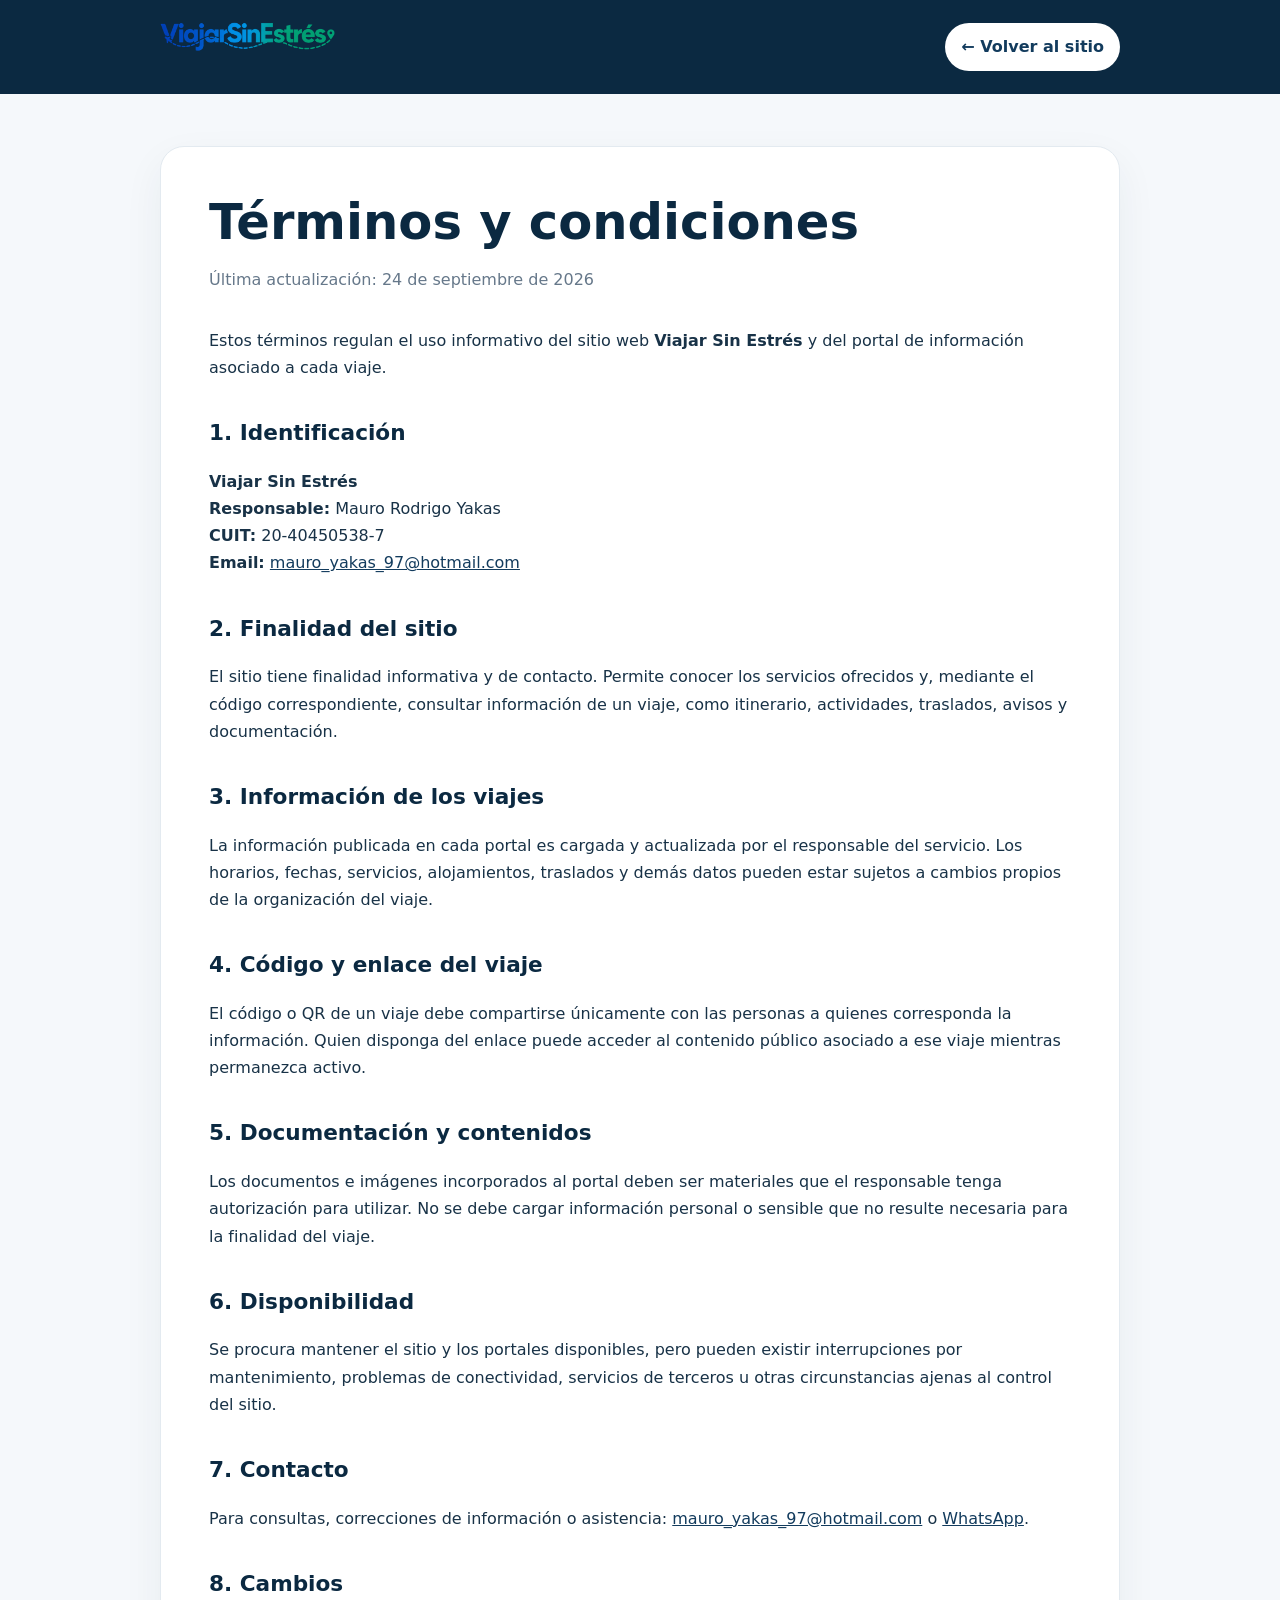
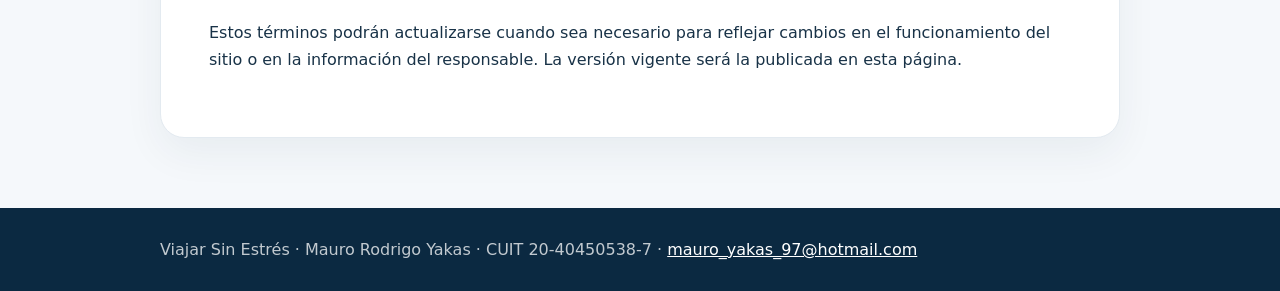
<file: terminos.html>
<!DOCTYPE html>
<html lang="es">
<head>
<meta charset="UTF-8">
<meta name="viewport" content="width=device-width, initial-scale=1.0">
<title>Términos y condiciones | Viajar Sin Estrés</title>
<meta name="description" content="Información legal de Viajar Sin Estrés.">
<link rel="icon" href="assets/favicon-viaja-sin-estres.svg" type="image/svg+xml">
<style>
:root{--navy:#0b2941;--blue:#123b5d;--gold:#f2b84b;--bg:#f5f8fb;--text:#183247;--muted:#66788a;--border:#e3eaf0}
*{box-sizing:border-box} body{margin:0;font-family:Inter,system-ui,-apple-system,BlinkMacSystemFont,"Segoe UI",sans-serif;background:var(--bg);color:var(--text);line-height:1.7}
a{color:var(--blue)} .top{background:var(--navy);padding:18px 0} .wrap{width:min(960px,calc(100% - 32px));margin:auto}
.top-inner{display:flex;align-items:center;justify-content:space-between;gap:20px} .logo{width:175px;height:auto} .back{display:inline-flex;padding:10px 16px;border-radius:999px;background:#fff;color:var(--blue);font-weight:800;text-decoration:none}
main{padding:52px 0 70px} article{background:#fff;border:1px solid var(--border);border-radius:24px;padding:clamp(24px,5vw,48px);box-shadow:0 15px 40px rgba(10,45,75,.06)}
h1{margin:0 0 10px;color:var(--navy);font-size:clamp(2rem,5vw,3.1rem);line-height:1.1} .updated{color:var(--muted);margin-bottom:34px} h2{margin:34px 0 10px;color:var(--navy);font-size:1.35rem} h3{color:var(--navy)} ul{padding-left:22px} .notice{padding:16px 18px;border-left:4px solid var(--gold);background:#fff8e9;border-radius:10px;margin:20px 0}
footer{padding:28px 0;background:var(--navy);color:rgba(255,255,255,.75)} footer a{color:#fff}
@media(max-width:600px){.top-inner{align-items:flex-start;flex-direction:column}.logo{width:155px}.back{width:100%;justify-content:center}main{padding:24px 0 45px}}
</style>
</head>
<body>
<header class="top"><div class="wrap top-inner"><a href="index.html" aria-label="Ir a Viajar Sin Estrés"><img class="logo" src="assets/logo-viaja-sin-estres.png" alt="Viajar Sin Estrés"></a><a class="back" href="index.html">← Volver al sitio</a></div></header>
<main><div class="wrap"><article>
<h1>Términos y condiciones</h1>
<p class="updated">Última actualización: 24 de septiembre de 2026</p>
<p>Estos términos regulan el uso informativo del sitio web <strong>Viajar Sin Estrés</strong> y del portal de información asociado a cada viaje.</p>
<h2>1. Identificación</h2>
<p><strong>Viajar Sin Estrés</strong><br><strong>Responsable:</strong> Mauro Rodrigo Yakas<br><strong>CUIT:</strong> 20-40450538-7<br><strong>Email:</strong> <a href="mailto:mauro_yakas_97@hotmail.com">mauro_yakas_97@hotmail.com</a></p>
<h2>2. Finalidad del sitio</h2>
<p>El sitio tiene finalidad informativa y de contacto. Permite conocer los servicios ofrecidos y, mediante el código correspondiente, consultar información de un viaje, como itinerario, actividades, traslados, avisos y documentación.</p>
<h2>3. Información de los viajes</h2>
<p>La información publicada en cada portal es cargada y actualizada por el responsable del servicio. Los horarios, fechas, servicios, alojamientos, traslados y demás datos pueden estar sujetos a cambios propios de la organización del viaje.</p>
<h2>4. Código y enlace del viaje</h2>
<p>El código o QR de un viaje debe compartirse únicamente con las personas a quienes corresponda la información. Quien disponga del enlace puede acceder al contenido público asociado a ese viaje mientras permanezca activo.</p>
<h2>5. Documentación y contenidos</h2>
<p>Los documentos e imágenes incorporados al portal deben ser materiales que el responsable tenga autorización para utilizar. No se debe cargar información personal o sensible que no resulte necesaria para la finalidad del viaje.</p>
<h2>6. Disponibilidad</h2>
<p>Se procura mantener el sitio y los portales disponibles, pero pueden existir interrupciones por mantenimiento, problemas de conectividad, servicios de terceros u otras circunstancias ajenas al control del sitio.</p>
<h2>7. Contacto</h2>
<p>Para consultas, correcciones de información o asistencia: <a href="mailto:mauro_yakas_97@hotmail.com">mauro_yakas_97@hotmail.com</a> o <a href="https://api.whatsapp.com/send?phone=5493462377104" target="_blank" rel="noopener noreferrer">WhatsApp</a>.</p>
<h2>8. Cambios</h2>
<p>Estos términos podrán actualizarse cuando sea necesario para reflejar cambios en el funcionamiento del sitio o en la información del responsable. La versión vigente será la publicada en esta página.</p>
</article></div></main>
<footer><div class="wrap">Viajar Sin Estrés · Mauro Rodrigo Yakas · CUIT 20-40450538-7 · <a href="mailto:mauro_yakas_97@hotmail.com">mauro_yakas_97@hotmail.com</a></div></footer>
</body></html>
</file>
<file: shared/css/global.css>
/* ============================================================
   shared/css/global.css
   Variables de diseño, reset y componentes reutilizables.
   Importar PRIMERO en cualquier página.
   ============================================================ */

/* ── Variables ─────────────────────────────────────────────── */
:root {
  /* Paleta principal */
  --color-primary:       #1d4ed8;
  --color-primary-dark:  #1e3a8a;
  --color-primary-light: #eff6ff;
  --color-accent:        #f97316;
  --color-accent-dark:   #ea580c;

  /* Estados */
  --color-success:       #16a34a;
  --color-success-bg:    #f0fdf4;
  --color-success-border:#86efac;
  --color-danger:        #dc2626;
  --color-danger-bg:     #fef2f2;
  --color-danger-border: #fca5a5;
  --color-warning:       #d97706;
  --color-warning-bg:    #fffbeb;

  /* Superficies */
  --color-bg:            #f8fafc;
  --color-surface:       #ffffff;
  --color-border:        #e2e8f0;
  --color-border-light:  #f1f5f9;

  /* Texto */
  --color-text:          #1e293b;
  --color-text-muted:    #64748b;
  --color-text-light:    #94a3b8;
  --color-text-inverse:  #ffffff;

  /* Tipografía */
  --font:       'Segoe UI', system-ui, -apple-system, sans-serif;
  --font-mono:  'Courier New', 'Consolas', monospace;

  /* Tamaños */
  --text-xs:   0.75rem;
  --text-sm:   0.875rem;
  --text-base: 1rem;
  --text-lg:   1.125rem;
  --text-xl:   1.25rem;
  --text-2xl:  1.5rem;
  --text-3xl:  1.875rem;

  /* Espaciado */
  --sp-1: 0.25rem;  --sp-2: 0.5rem;  --sp-3: 0.75rem;
  --sp-4: 1rem;     --sp-5: 1.25rem; --sp-6: 1.5rem;
  --sp-8: 2rem;     --sp-10: 2.5rem; --sp-12: 3rem;

  /* Radios */
  --r-sm:   4px;
  --r:      8px;
  --r-lg:   12px;
  --r-xl:   16px;
  --r-full: 9999px;

  /* Sombras */
  --shadow-sm: 0 1px 2px rgba(0,0,0,.05);
  --shadow:    0 1px 3px rgba(0,0,0,.10), 0 1px 2px rgba(0,0,0,.06);
  --shadow-md: 0 4px 6px -1px rgba(0,0,0,.10), 0 2px 4px -1px rgba(0,0,0,.06);
  --shadow-lg: 0 10px 15px -3px rgba(0,0,0,.10), 0 4px 6px -2px rgba(0,0,0,.05);
  --shadow-xl: 0 20px 25px -5px rgba(0,0,0,.10), 0 10px 10px -5px rgba(0,0,0,.04);

  /* Transiciones */
  --tr:    150ms ease;
  --tr-md: 250ms ease;
}

/* ── Reset ──────────────────────────────────────────────────── */
*, *::before, *::after { box-sizing: border-box; margin: 0; padding: 0; }

html {
  font-size: 16px;
  -webkit-text-size-adjust: 100%;
  scroll-behavior: smooth;
}

body {
  font-family: var(--font);
  font-size: var(--text-base);
  color: var(--color-text);
  background: var(--color-bg);
  line-height: 1.6;
  min-height: 100vh;
}

/* ── Botones ────────────────────────────────────────────────── */
.btn {
  display: inline-flex;
  align-items: center;
  gap: var(--sp-2);
  padding: var(--sp-2) var(--sp-4);
  font-size: var(--text-sm);
  font-weight: 500;
  font-family: var(--font);
  border-radius: var(--r);
  border: 1.5px solid transparent;
  cursor: pointer;
  transition: all var(--tr);
  text-decoration: none;
  white-space: nowrap;
  line-height: 1.5;
  user-select: none;
}
.btn:disabled { opacity: .6; cursor: not-allowed; }
.btn:focus-visible {
  outline: 3px solid var(--color-primary);
  outline-offset: 2px;
}

.btn-primary {
  background: var(--color-primary);
  color: var(--color-text-inverse);
  border-color: var(--color-primary);
}
.btn-primary:hover:not(:disabled) {
  background: var(--color-primary-dark);
  border-color: var(--color-primary-dark);
}

.btn-accent {
  background: var(--color-accent);
  color: var(--color-text-inverse);
  border-color: var(--color-accent);
}
.btn-accent:hover:not(:disabled) {
  background: var(--color-accent-dark);
  border-color: var(--color-accent-dark);
}

.btn-ghost {
  background: transparent;
  color: var(--color-text-muted);
  border-color: var(--color-border);
}
.btn-ghost:hover:not(:disabled) {
  background: var(--color-border-light);
  color: var(--color-text);
}

.btn-danger {
  background: transparent;
  color: var(--color-danger);
  border-color: var(--color-danger);
}
.btn-danger:hover:not(:disabled) { background: var(--color-danger-bg); }

.btn-sm  { padding: var(--sp-1) var(--sp-3); font-size: var(--text-xs); }
.btn-lg  { padding: var(--sp-3) var(--sp-6); font-size: var(--text-base); }
.btn-full { width: 100%; justify-content: center; }

/* ── Formularios ────────────────────────────────────────────── */
.form-group {
  display: flex;
  flex-direction: column;
  gap: var(--sp-1);
  margin-bottom: var(--sp-4);
}

.form-group label {
  font-size: var(--text-sm);
  font-weight: 500;
  color: var(--color-text);
}

.form-group input,
.form-group textarea,
.form-group select {
  padding: var(--sp-2) var(--sp-3);
  border: 1.5px solid var(--color-border);
  border-radius: var(--r);
  font-size: var(--text-sm);
  font-family: var(--font);
  color: var(--color-text);
  background: var(--color-surface);
  transition: border-color var(--tr), box-shadow var(--tr);
  outline: none;
  width: 100%;
}
.form-group input:focus,
.form-group textarea:focus,
.form-group select:focus {
  border-color: var(--color-primary);
  box-shadow: 0 0 0 3px rgba(29,78,216,.12);
}
.form-group input::placeholder,
.form-group textarea::placeholder { color: var(--color-text-light); }
.form-group textarea { resize: vertical; min-height: 80px; }

/* Grid de dos columnas */
.form-row {
  display: grid;
  grid-template-columns: 1fr 1fr;
  gap: var(--sp-4);
  margin-bottom: var(--sp-4);
}
.form-row .form-group { margin-bottom: 0; }

@media (max-width: 560px) {
  .form-row { grid-template-columns: 1fr; }
}

/* ── Alertas ────────────────────────────────────────────────── */
.alert {
  padding: var(--sp-3) var(--sp-4);
  border-radius: var(--r);
  font-size: var(--text-sm);
  margin-bottom: var(--sp-4);
  border: 1.5px solid transparent;
}
.alert-error   { background: var(--color-danger-bg);  color: var(--color-danger);  border-color: var(--color-danger-border); }
.alert-success { background: var(--color-success-bg); color: var(--color-success); border-color: var(--color-success-border); }
.alert-warning { background: var(--color-warning-bg); color: var(--color-warning); border-color: #fcd34d; }

/* ── Badge ──────────────────────────────────────────────────── */
.badge {
  display: inline-block;
  padding: 2px var(--sp-2);
  border-radius: var(--r-full);
  font-size: var(--text-xs);
  font-weight: 700;
  letter-spacing: .06em;
  font-family: var(--font-mono);
}
.badge-primary { background: var(--color-primary-light); color: var(--color-primary-dark); }
.badge-success { background: var(--color-success-bg);    color: var(--color-success); }
.badge-neutral { background: var(--color-border-light);  color: var(--color-text-muted); }

/* ── Toggle switch ─────────────────────────────────────────── */
.toggle {
  position: relative;
  display: inline-block;
  width: 40px;
  height: 22px;
  flex-shrink: 0;
}
.toggle input { opacity: 0; width: 0; height: 0; }
.toggle-slider {
  position: absolute;
  cursor: pointer;
  inset: 0;
  background: var(--color-border);
  border-radius: var(--r-full);
  transition: background var(--tr);
}
.toggle-slider::before {
  content: '';
  position: absolute;
  height: 16px; width: 16px;
  left: 3px; bottom: 3px;
  background: white;
  border-radius: 50%;
  transition: transform var(--tr);
  box-shadow: var(--shadow-sm);
}
.toggle input:checked + .toggle-slider { background: var(--color-success); }
.toggle input:checked + .toggle-slider::before { transform: translateX(18px); }
.toggle input:focus-visible + .toggle-slider {
  outline: 3px solid var(--color-primary);
  outline-offset: 2px;
}

/* ── Utilidades ─────────────────────────────────────────────── */
.hidden        { display: none !important; }
.text-sm       { font-size: var(--text-sm); }
.text-xs       { font-size: var(--text-xs); }
.text-muted    { color: var(--color-text-muted); }
.text-center   { text-align: center; }
.fw-medium     { font-weight: 500; }
.fw-bold       { font-weight: 700; }
</file>
